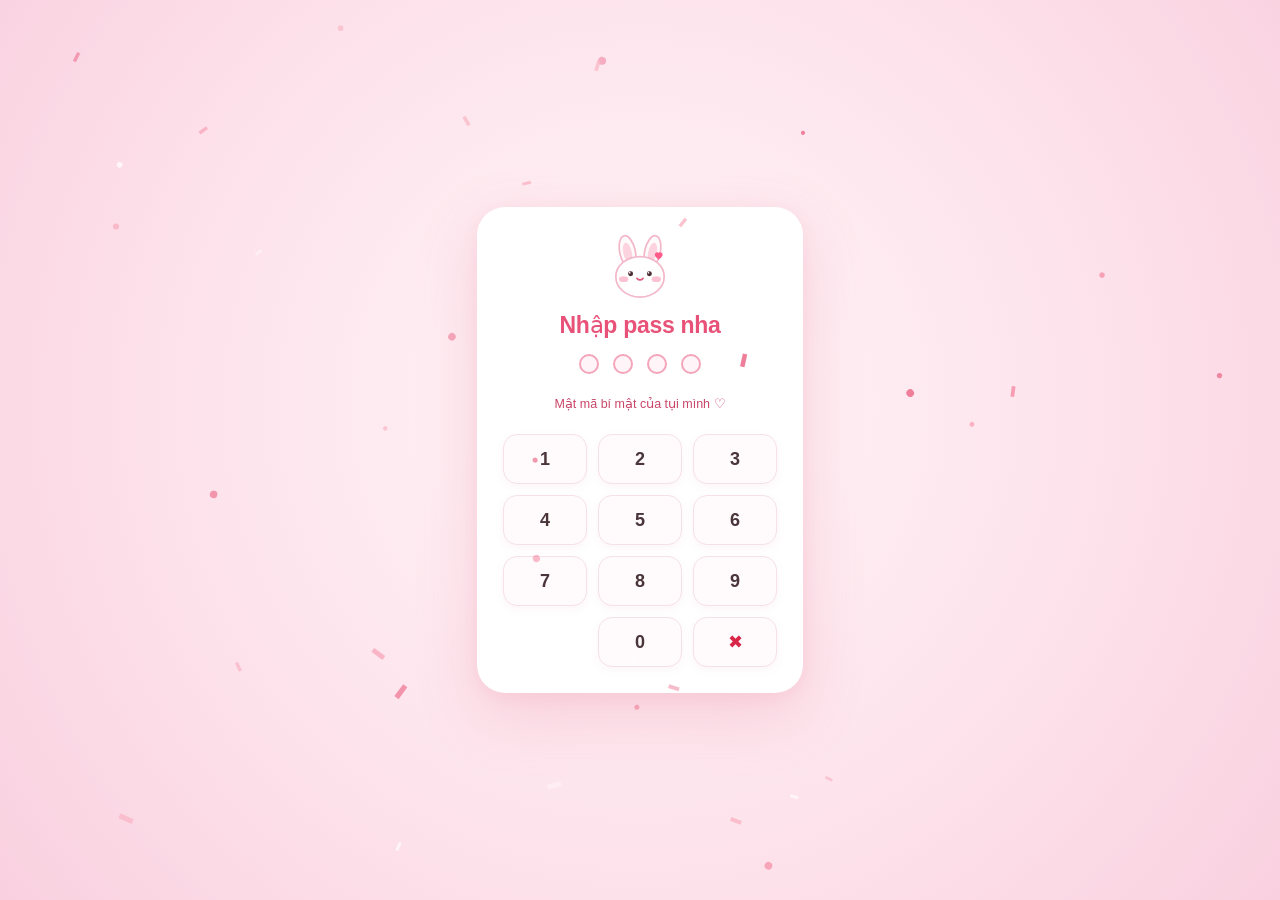
<file: index.html>
<!DOCTYPE html>
<html lang="vi">
<head>
  <meta charset="UTF-8">
  <meta name="viewport" content="width=device-width, initial-scale=1.0">
  <meta name="theme-color" content="#fff8fa">
  <meta name="description" content="Một bó hoa và tấm thiệp nhỏ, gửi những lời chúc dịu dàng nhân ngày Phụ nữ Việt Nam 20/10.">
  <title>Một bó hoa dành tặng em · 20/10</title>
  <link rel="stylesheet" href="./style.css">
  <script src="./script.js" defer></script>
  <script src="./card.js" defer></script>
  <script src="./album.js" defer></script>
  <script src="./music.js" defer></script>
  <script src="./passlock.js" defer></script>
</head>
<body>
  <main>
    <a class="garden-link" id="gardenLink" href="./garden.html">Ngắm vườn hoa <span aria-hidden="true">❀</span></a>
    <canvas id="ambientPetalsCanvas" aria-hidden="true"></canvas>
    <header class="greeting">
      <p class="occasion">Ngày Phụ nữ Việt Nam <span>20/10</span></p>
      <h1>Một bó hoa nhỏ,<br>gửi ngàn yêu thương.</h1>
      <p class="greeting-caption">Mong hôm nay của em thật dịu dàng.</p>
    </header>

    <div class="gift-layout">
      <section class="scene-column" aria-label="Hoa và những lời chúc 20/10">
        <div class="gift-visuals">
          <div class="bouquet-composition">
            <div id="bouquetStageWrapper" role="button" tabindex="0"
              aria-label="Bó hoa hồng. Nhấn Enter để nhận lời chúc; dùng phím mũi tên để chọn bông hoa."
              aria-describedby="bouquetHint">
              <canvas id="bouquetCanvas" aria-hidden="true"></canvas>
            </div>
            <button class="envelope-button" id="openCard" type="button" aria-haspopup="dialog" aria-controls="greetingCard" aria-expanded="false" hidden>
              <span class="envelope" aria-hidden="true"><span class="envelope-letter" id="envelopeRecipient">Gửi em</span><span class="envelope-seal">♡</span></span>
              <span class="envelope-caption">Có một tấm thiệp cho em</span>
              <span class="envelope-action">Mở thiệp</span>
            </button>
          </div>
        </div>

        <footer class="scene-footer">
          <p id="bouquetHint" class="bouquet-hint">Chạm một bông hoa để nhận lời chúc</p>
          <p id="roseWish" class="rose-wish" role="status" aria-live="polite" aria-atomic="true"></p>
          <button class="text-button" id="replayBloom" type="button">Cho hoa nở lại <span aria-hidden="true">↻</span></button>
        </footer>
      </section>

      <dialog id="greetingCard" class="card-dialog" aria-labelledby="cardTitle">
        <div class="letter-paper">
          <button class="close-button" id="closeCard" type="button" aria-label="Đóng thiệp">×</button>
          <div id="cardReading">
            <div class="letter-date" aria-label="Ngày 20 tháng 10"><span>20</span><span class="date-stem" aria-hidden="true"></span><span>10</span></div>
            <p class="letter-recipient">Gửi <span id="cardRecipient">em</span>,</p>
            <h2 id="cardTitle">Chúc em một ngày<br>thật nhiều yêu thương.</h2>
            <div class="letter-flower" aria-hidden="true">❀</div>
            <p id="cardMessage" class="letter-message"></p>
            <div class="letter-signoff"><p>Với thật nhiều thương mến,</p><p id="cardSender" class="letter-signature"></p></div>
            <div class="letter-fold" aria-hidden="true"></div>
            <div class="letter-actions">
              <button id="viewAlbum" class="text-button" type="button" aria-controls="memoryAlbum">Xem album kỷ niệm <span aria-hidden="true">♡</span></button>
              <button id="editCard" class="text-button" type="button">Viết lời chúc riêng <span aria-hidden="true">✎</span></button>
              <button id="copyShareLink" class="text-button share-link-button" type="button">Copy link gửi người yêu <span aria-hidden="true">🔗</span></button>
            </div>
            <div id="shareLinkBox" class="share-link-box" hidden>
              <label for="shareLinkOutput" class="share-link-label">Đường link gửi người yêu (mở trên điện thoại sẽ thấy đúng lời chúc của bạn):</label>
              <div class="share-link-row">
                <input id="shareLinkOutput" class="share-link-input" type="text" readonly>
                <button id="copyShareLinkBtn" class="primary-button share-copy-btn" type="button">Copy</button>
              </div>
            </div>
          </div>
          <form id="cardEditor" hidden>
            <p class="editor-intro">Một tấm thiệp mang lời của bạn.</p>
            <h2 id="editorTitle" class="editor-title">Viết chút yêu thương</h2>
            <label for="recipientInput">Gửi đến (Tên người yêu / cách gọi thân mật)</label>
            <input id="recipientInput" name="recipient" maxlength="60" placeholder="Ví dụ: Em yêu của anh" required autocomplete="off">
            <label for="titleInput">Tiêu đề thiệp</label>
            <textarea id="titleInput" name="title" rows="2" maxlength="120" placeholder="Ví dụ: Chúc em một ngày&#10;thật nhiều yêu thương." required></textarea>
            <label for="messageInput">Lời chúc 20/10</label>
            <textarea id="messageInput" name="message" rows="7" maxlength="1500" required></textarea>
            <label for="senderInput">Người gửi (Chữ ký)</label>
            <input id="senderInput" name="sender" maxlength="60" placeholder="Ví dụ: Anh yêu của em ♡" required autocomplete="off">
            <p class="editor-hint">Khi bấm <strong>Lưu &amp; Tạo link gửi</strong>, hệ thống sẽ tự tạo đường link chứa lời chúc này để bạn gửi qua Zalo/Messenger cho người yêu.</p>
            <div class="editor-actions">
              <button class="primary-button" type="submit">Lưu &amp; Tạo link gửi</button>
              <button class="text-button" id="cancelEdit" type="button">Hủy</button>
            </div>
          </form>
          <p id="cardStatus" class="card-status" role="status" aria-live="polite"></p>
        </div>
      </dialog>
    </div>
    <section id="memoryAlbum" class="memory-album" aria-labelledby="albumTitle" hidden>
      <header class="album-heading">
        <p class="album-note">Một chút kỷ niệm, dành riêng cho em</p>
        <h2 id="albumTitle">Những khoảnh khắc thương yêu</h2>
        <button id="toggleAlbum" class="text-button" type="button" aria-expanded="false" aria-controls="albumPhotos">Xòe album <span aria-hidden="true">♡</span></button>
        <button id="editAlbum" class="text-button" type="button" aria-expanded="false" aria-controls="albumPhotos">Thay ảnh <span aria-hidden="true">✎</span></button>
      </header>
      <p id="albumEditHint" class="album-edit-hint" hidden>Chọn ảnh từ thiết bị của bạn (tối đa 20 MB mỗi ảnh) hoặc sửa dòng chú thích bên dưới từng khung ảnh.</p>
      <p id="albumStatus" class="album-status" role="status" aria-live="polite" aria-atomic="true"></p>
      <div id="albumPhotos" class="album-photos">
        <figure class="portrait-card album-card">
          <div class="portrait-photo"><img src="[data-uri]" data-src="./assets/couple-1.jpg" alt="Ảnh kỷ niệm thứ nhất của hai đứa" width="682" height="1024" decoding="async" loading="lazy"></div>
          <figcaption><span class="portrait-dedication">Những khung hình bên em.</span><span class="portrait-date">Khoảnh khắc đáng yêu nhất</span></figcaption>
          <div class="photo-actions" hidden>
            <button class="text-button change-photo" type="button" aria-label="Đổi ảnh thứ nhất">Đổi ảnh</button>
            <button class="text-button reset-photo" type="button" aria-label="Khôi phục ảnh thứ nhất" disabled>Ảnh ban đầu</button>
            <input class="photo-input" type="file" accept="image/*" aria-label="Chọn ảnh thứ nhất" hidden>
            <div class="photo-caption-inputs">
              <input class="caption-line1-input" type="text" maxlength="60" placeholder="Dòng chú thích 1" aria-label="Dòng chú thích 1 ảnh thứ nhất">
              <input class="caption-line2-input" type="text" maxlength="60" placeholder="Dòng chú thích 2" aria-label="Dòng chú thích 2 ảnh thứ nhất">
            </div>
          </div>
        </figure>
        <figure class="portrait-card album-card">
          <div class="portrait-photo"><img src="[data-uri]" data-src="./assets/couple-2.jpg" alt="Ảnh kỷ niệm thứ hai của hai đứa" width="682" height="1024" decoding="async" loading="lazy"></div>
          <figcaption><span class="portrait-dedication">Chuyến bay hạnh phúc.</span><span class="portrait-date">Luôn đồng hành cùng nhau</span></figcaption>
          <div class="photo-actions" hidden>
            <button class="text-button change-photo" type="button" aria-label="Đổi ảnh thứ hai">Đổi ảnh</button>
            <button class="text-button reset-photo" type="button" aria-label="Khôi phục ảnh thứ hai" disabled>Ảnh ban đầu</button>
            <input class="photo-input" type="file" accept="image/*" aria-label="Chọn ảnh thứ hai" hidden>
            <div class="photo-caption-inputs">
              <input class="caption-line1-input" type="text" maxlength="60" placeholder="Dòng chú thích 1" aria-label="Dòng chú thích 1 ảnh thứ hai">
              <input class="caption-line2-input" type="text" maxlength="60" placeholder="Dòng chú thích 2" aria-label="Dòng chú thích 2 ảnh thứ hai">
            </div>
          </div>
        </figure>
        <figure class="portrait-card album-card">
          <div class="portrait-photo"><img src="[data-uri]" data-src="./assets/couple-3.jpg" alt="Ảnh kỷ niệm thứ ba của hai đứa" width="768" height="1024" decoding="async" loading="lazy"></div>
          <figcaption><span class="portrait-dedication">Cái ôm thật ấm áp.</span><span class="portrait-date">Giữa thế giới dịu dàng</span></figcaption>
          <div class="photo-actions" hidden>
            <button class="text-button change-photo" type="button" aria-label="Đổi ảnh thứ ba">Đổi ảnh</button>
            <button class="text-button reset-photo" type="button" aria-label="Khôi phục ảnh thứ ba" disabled>Ảnh ban đầu</button>
            <input class="photo-input" type="file" accept="image/*" aria-label="Chọn ảnh thứ ba" hidden>
            <div class="photo-caption-inputs">
              <input class="caption-line1-input" type="text" maxlength="60" placeholder="Dòng chú thích 1" aria-label="Dòng chú thích 1 ảnh thứ ba">
              <input class="caption-line2-input" type="text" maxlength="60" placeholder="Dòng chú thích 2" aria-label="Dòng chú thích 2 ảnh thứ ba">
            </div>
          </div>
        </figure>
        <figure class="portrait-card album-card">
          <div class="portrait-photo"><img src="[data-uri]" data-src="./assets/couple-4.jpg" alt="Ảnh kỷ niệm thứ tư của hai đứa" width="768" height="1024" decoding="async" loading="lazy"></div>
          <figcaption><span class="portrait-dedication">Mong em luôn rạng rỡ.</span><span class="portrait-date">Hôm nay và cả mai sau</span></figcaption>
          <div class="photo-actions" hidden>
            <button class="text-button change-photo" type="button" aria-label="Đổi ảnh thứ tư">Đổi ảnh</button>
            <button class="text-button reset-photo" type="button" aria-label="Khôi phục ảnh thứ tư" disabled>Ảnh ban đầu</button>
            <input class="photo-input" type="file" accept="image/*" aria-label="Chọn ảnh thứ tư" hidden>
            <div class="photo-caption-inputs">
              <input class="caption-line1-input" type="text" maxlength="60" placeholder="Dòng chú thích 1" aria-label="Dòng chú thích 1 ảnh thứ tư">
              <input class="caption-line2-input" type="text" maxlength="60" placeholder="Dòng chú thích 2" aria-label="Dòng chú thích 2 ảnh thứ tư">
            </div>
          </div>
        </figure>
      </div>
      <p class="album-footnote">Có những điều nhỏ, nhớ lại vẫn thấy vui.</p>
    </section>
    <noscript><p class="noscript-message">Bật JavaScript để ngắm hoa nở và mở thiệp 20/10 nhé.</p></noscript>
  </main>
</body>
</html>
</file>
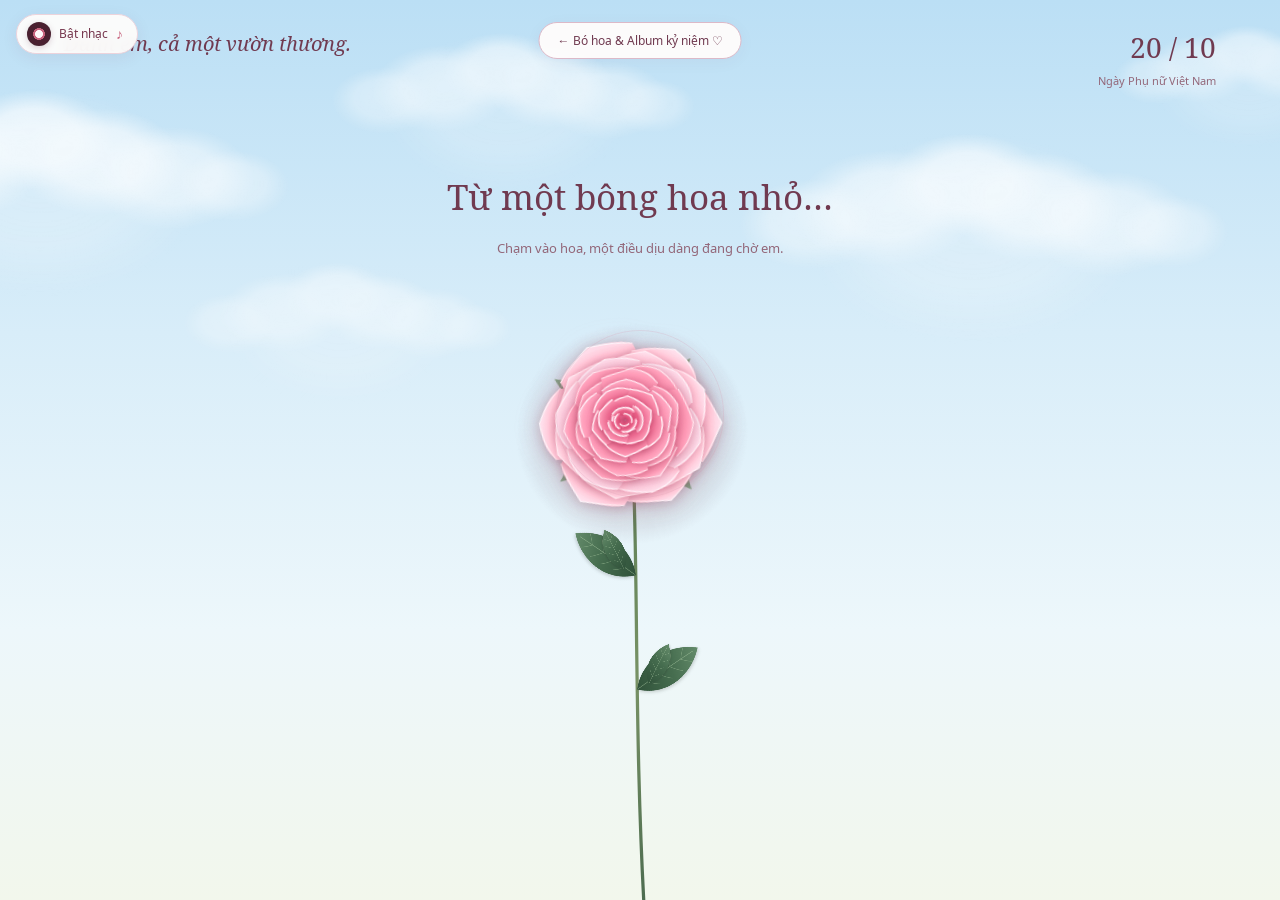
<file: garden.html>
<!DOCTYPE html>
<html lang="vi">
<head>
  <meta charset="UTF-8">
  <meta name="viewport" content="width=device-width, initial-scale=1.0">
  <meta name="theme-color" content="#bbdff5">
  <meta name="description" content="Chạm một bông hoa, đánh thức cả khu vườn và nhận một lời chúc dịu dàng ngày 20/10.">
  <title>Cả một vườn thương · 20/10</title>
  <link rel="preload" href="./assets/fonts/noto-serif-regular.woff2" as="font" type="font/woff2" crossorigin>
  <link rel="preload" href="./assets/fonts/noto-sans-regular.woff2" as="font" type="font/woff2" crossorigin>
  <style>
    @font-face {
      font-family: "Noto Serif";
      src: url("./assets/fonts/noto-serif-regular.woff2") format("woff2");
      font-style: normal; font-weight: 400; font-display: swap;
    }
    @font-face {
      font-family: "Noto Serif";
      src: url("./assets/fonts/noto-serif-italic.woff2") format("woff2");
      font-style: italic; font-weight: 400; font-display: swap;
    }
    @font-face {
      font-family: "Noto Sans";
      src: url("./assets/fonts/noto-sans-regular.woff2") format("woff2");
      font-style: normal; font-weight: 400; font-display: swap;
    }
    :root {
      color-scheme: light;
      --sky: #bbdff5;
      --ink: #703a50;
      --muted: #936779;
      --rose: #c66388;
      --leaf: #6c8b71;
      --paper: #fffdfc;
      --font-letter: "Noto Serif", serif;
      font-family: "Noto Sans", sans-serif;
      color: var(--ink);
      font-synthesis: none;
    }
    * { box-sizing: border-box; }
    [hidden] { display: none !important; }
    html, body { margin: 0; min-width: 280px; min-height: 100%; }
    body { background: var(--sky); -webkit-tap-highlight-color: transparent; }
    button { font: inherit; color: inherit; cursor: pointer; touch-action: manipulation; }
    button:focus-visible, input:focus-visible, textarea:focus-visible { outline: 2px solid var(--ink); outline-offset: 4px; }
    .garden {
      position: relative; min-height: 560px; height: 100svh; overflow: hidden;
      isolation: isolate;
      background: linear-gradient(180deg, #bbdff5 0%, #d8edf9 37%, #edf7fb 70%, #f2f7ec 100%);
    }
    .garden::after {
      content: ""; position: absolute; inset: 0; z-index: -2; pointer-events: none;
      background: radial-gradient(ellipse at 50% 110%, #d7e8caaa, transparent 58%);
      opacity: 0; transition: opacity 4s;
    }
    .garden.is-growing::after { opacity: 1; }
    .page-header {
      position: absolute; top: max(28px, env(safe-area-inset-top));
      left: clamp(24px, 5vw, 76px); right: clamp(24px, 5vw, 76px);
      display: flex; align-items: start; justify-content: space-between; gap: 24px;
      pointer-events: none;
    }
    .dedication { margin: 0; font: italic 20px/1.6 var(--font-letter); }
    .date { margin: 0; text-align: right; font-size: 11px; line-height: 1.7; color: var(--muted); }
    .date span { display: block; font: 28px/1.4 var(--font-letter); color: var(--ink); margin-bottom: 5px; }
    #flowers { position: absolute; inset: 0; z-index: -1; width: 100%; height: 100%; }
    .flower-button {
      position: absolute; left: 50%; top: 46%; transform: translate(-50%, -50%);
      width: 184px; height: 184px; border: 0; border-radius: 50%; background: transparent;
    }
    .flower-button::after {
      content: ""; position: absolute; inset: 8px; border: 1px solid #d69ab23b; border-radius: 50%;
      transition: transform .5s, border-color .5s;
    }
    .flower-button:hover::after { transform: scale(1.13); border-color: #c6638888; }
    .intro {
      position: absolute; left: 24px; right: 24px; top: 19%; text-align: center;
      transition: opacity .65s, transform .65s; pointer-events: none;
    }
    h1 { margin: 0; font: 400 clamp(25px, 3vw, 35px)/1.5 var(--font-letter); }
    .intro p { margin: 13px 0 0; font-size: 13px; line-height: 1.7; color: var(--muted); }
    .is-growing .intro { opacity: 0; transform: translateY(12px); }
    .progress {
      position: absolute; bottom: 36px; left: 20px; right: 20px; margin: 0;
      text-align: center; font: italic 17px/1.7 var(--font-letter);
      opacity: 0; transition: opacity .6s; pointer-events: none;
      text-shadow: 0 1px 12px #fff, 0 1px 8px #fff;
    }
    .is-growing:not(.is-ready) .progress { opacity: 1; }
    .garden-actions {
      position: absolute; bottom: max(24px, env(safe-area-inset-bottom)); left: 0; right: 0;
      display: flex; justify-content: center; flex-wrap: wrap; gap: 12px; padding: 0 16px;
    }
    .garden-actions button {
      border: 1px solid #dcb9c8; background: #fffdfcf2; border-radius: 30px;
      padding: 12px 20px; font-size: 12px; box-shadow: 0 3px 16px #76364d0c;
    }
    .garden-actions button:hover, .garden-actions a:hover, .back-to-bouquet:hover { background: #fae7ef; }
    .back-to-bouquet {
      position: absolute; top: max(22px, env(safe-area-inset-top)); left: 50%; transform: translateX(-50%);
      z-index: 4; display: inline-flex; align-items: center; gap: 6px;
      border: 1px solid #dcb9c8; background: #fffdfcf2; border-radius: 30px;
      padding: 9px 18px; font-size: 12px; color: var(--ink); text-decoration: none;
      box-shadow: 0 3px 16px #76364d0c;
    }
    .garden-actions a {
      border: 1px solid #dcb9c8; background: #fffdfcf2; border-radius: 30px;
      padding: 12px 20px; font-size: 12px; color: var(--ink); text-decoration: none;
      box-shadow: 0 3px 16px #76364d0c;
    }
    .letter-actions a.view-garden { color: var(--ink); text-decoration: none; }
    dialog {
      width: min(480px, calc(100% - 36px)); max-height: calc(100svh - 36px);
      padding: 0; border: 0; overflow: auto; background: var(--paper); color: var(--ink);
      box-shadow: 0 24px 100px #69394d24, 0 2px 10px #69394d12;
      scrollbar-width: none;
      -ms-overflow-style: none;
    }
    dialog::-webkit-scrollbar { display: none; }
    dialog::backdrop { background: #eaf5fc3d; backdrop-filter: blur(3px); }
    dialog[open] { animation: unfold 1s cubic-bezier(.2,.8,.2,1) both; }
    .letter { position: relative; padding: 38px 42px 28px; text-align: center; }
    .letter::before { content: ""; position: absolute; inset: 10px; border: 1px solid #eed6e1; pointer-events: none; }
    .close-card { position: absolute; top: 15px; right: 16px; width: 34px; height: 34px; border: 0; background: transparent; font-size: 25px; }
    .letter-date { margin: 2px 0 20px; font: 24px/1.4 var(--font-letter); color: var(--rose); }
    .letter-date span { display: inline-block; width: 1px; height: 27px; background: #d9aec1; transform: rotate(24deg); margin: 0 15px -5px; }
    .letter-sprig { display: block; margin: 0 auto 17px; width: 75px; height: 55px; }
    .recipient { font: italic 17px/1.7 var(--font-letter); margin: 0 0 13px; }
    h2 { font: 400 clamp(26px, 5vw, 32px)/1.5 var(--font-letter); margin: 0 0 24px; text-wrap: balance; }
    .message { font-size: 14px; line-height: 1.95; margin: 0 0 15px; text-wrap: pretty; }
    .signature { margin: 24px 0; font: italic 17px/1.8 var(--font-letter); }
    .recipient, h2, .message, .signature { overflow-wrap: anywhere; }
    h2, .message, .signature { white-space: pre-wrap; }
    .letter-actions { display: flex; flex-wrap: wrap; justify-content: center; gap: 12px 20px; }
    .view-garden { position: relative; border: 0; border-bottom: 1px solid #cba1b2; padding: 7px 2px; background: transparent; font-size: 12px; }
    .card-editor { text-align: left; }
    .card-editor h2 { text-align: center; margin-bottom: 20px; font-size: 25px; }
    .card-editor label { display: block; margin: 16px 0 7px; font-size: 13px; }
    .card-editor input, .card-editor textarea {
      display: block; width: 100%; min-width: 0; padding: 10px 12px;
      border: 1px solid #dcb9c8; border-radius: 4px; background: #fff9fb;
      color: var(--ink); font: 16px/1.6 "Noto Sans", sans-serif;
    }
    .card-editor textarea { resize: vertical; }
    .editor-hint, .card-status { color: var(--muted); font-size: 12px; line-height: 1.7; }
    .card-status { margin: 0; }
    .card-status:not(:empty) { margin-top: 16px; }
    .editor-actions { display: flex; align-items: center; flex-wrap: wrap; gap: 20px; margin-top: 20px; }
    .save-card { border: 1px solid var(--ink); border-radius: 24px; padding: 11px 18px; background: var(--ink); color: var(--paper); font-size: 13px; }
    .noscript { position: absolute; top: 30%; left: 20px; right: 20px; text-align: center; line-height: 1.8; }
    @keyframes unfold { from { opacity: 0; transform: translateY(35px) rotate(-2deg) scale(.94); } to { opacity: 1; transform: none; } }
    @media (max-width: 600px) {
      .dedication { font-size: 18px; max-width: 150px; }
      .date { max-width: 130px; font-size: 10px; }
      .date span { font-size: 25px; }
      .letter { padding: 35px 26px 25px; }
      .intro { top: 18%; }
      h1 { font-size: clamp(23px, 5.8vw, 28px); }
    }
    @media (max-height: 600px) and (min-width: 600px) {
      .garden { min-height: 360px; }
      .intro { top: 38%; right: auto; width: 30%; text-align: left; }
      h1 { font-size: 24px; }
      .intro p { margin-top: 6px; }
      .page-header { top: 20px; }
    }
    @media (prefers-reduced-motion: reduce) {
      *, *::before, *::after { animation: none !important; transition: none !important; }
    }
  </style>
</head>
<body>
  <main class="garden" id="garden">
    <a class="back-to-bouquet" href="./index.html?from=garden">← Bó hoa &amp; Album kỷ niệm ♡</a>
    <header class="page-header">
      <p class="dedication">Dành em, cả một vườn thương.</p>
      <p class="date"><span>20 / 10</span>Ngày Phụ nữ Việt Nam</p>
    </header>
    <canvas id="flowers" aria-hidden="true"></canvas>
    <button class="flower-button" id="bloom" type="button" aria-label="Chạm để cả vườn hoa nở" aria-describedby="introHint"></button>
    <div class="intro" id="intro">
      <h1>Từ một bông hoa nhỏ…</h1>
      <p id="introHint">Chạm vào hoa, một điều dịu dàng đang chờ em.</p>
    </div>
    <p class="progress" id="status" role="status" aria-live="polite" aria-atomic="true"></p>
    <nav class="garden-actions" id="actions" aria-label="Vườn hoa và thiệp" hidden>
      <button id="readCard" type="button" aria-haspopup="dialog" aria-controls="wishCard">Đọc lại thiệp</button>
      <button id="replay" type="button">Cho hoa nở lại</button>
      <a href="./index.html?from=garden">← Bó hoa &amp; Album ảnh ♡</a>
    </nav>
    <dialog id="wishCard" aria-labelledby="cardTitle">
      <article class="letter">
        <button class="close-card" id="closeCard" type="button" aria-label="Đóng thiệp">×</button>
        <p class="letter-date">20<span aria-hidden="true"></span>10</p>
        <svg class="letter-sprig" viewBox="0 0 90 64" fill="none" aria-hidden="true">
          <path d="M45 59 Q41 40 46 21 M44 49 Q25 47 23 35 Q39 33 44 49 M44 40 Q60 39 65 28 Q51 28 44 40" stroke="#78947a" stroke-width="1.2" fill="#dfe9d9"/>
          <g fill="#ecc1d2" stroke="#c9789a" stroke-width=".6">
            <ellipse cx="39" cy="17" rx="8" ry="12" transform="rotate(-40 39 17)"/>
            <ellipse cx="52" cy="17" rx="8" ry="12" transform="rotate(40 52 17)"/>
            <ellipse cx="45" cy="15" rx="8" ry="12"/>
            <path d="M30 19 Q44 17 45 30 Q33 32 30 19 M60 19 Q46 17 45 30 Q58 32 60 19"/>
          </g>
        </svg>
        <div id="cardReading">
          <p class="recipient">Gửi <span id="cardRecipient">em yêu</span>,</p>
          <h2 id="cardTitle">Mong những điều đẹp đẽ<br>luôn nở bên em.</h2>
          <div id="cardMessage">
            <p class="message">Một bông hoa có thể làm một ngày thêm đẹp.<br>Còn em, làm thế giới này dịu dàng hơn.</p>
            <p class="message">Nhân ngày 20/10, chúc em luôn được yêu thương, trân trọng và có thật nhiều niềm vui. Mong em đủ bình yên để tận hưởng những điều nhỏ bé, đủ tự tin để theo đuổi những điều mình yêu.</p>
            <p class="message">Hôm nay và cả những ngày sau,<br>hãy cứ rạng rỡ theo cách của riêng mình nhé.</p>
          </div>
          <p class="signature" id="cardSignature">Gửi em thật nhiều thương mến ♡</p>
          <div class="letter-actions">
            <button class="view-garden" id="viewGarden" type="button" autofocus>Ngắm vườn hoa</button>
            <a class="view-garden" href="./index.html?from=garden">Xem Bó hoa &amp; Album kỷ niệm ♡</a>
            <button class="view-garden" id="editCard" type="button">Viết lời chúc riêng</button>
          </div>
        </div>
        <form class="card-editor" id="cardEditor" hidden>
          <h2 id="editorTitle">Viết chút yêu thương</h2>
          <label for="recipientInput">Gửi đến</label>
          <input id="recipientInput" name="recipient" maxlength="60" required autocomplete="off">
          <label for="titleInput">Tiêu đề thiệp</label>
          <textarea id="titleInput" name="title" rows="2" maxlength="160" required></textarea>
          <label for="messageInput">Lời chúc 20/10</label>
          <textarea id="messageInput" name="message" rows="7" maxlength="3000" required></textarea>
          <label for="signatureInput">Chữ ký</label>
          <input id="signatureInput" name="signature" maxlength="120" required autocomplete="off">
          <p class="editor-hint">Lời chúc được lưu trên trình duyệt này. Cách một dòng để bắt đầu đoạn mới.</p>
          <div class="editor-actions">
            <button class="save-card" type="submit">Lưu lời chúc</button>
            <button class="view-garden" id="cancelEdit" type="button">Hủy</button>
          </div>
        </form>
        <p class="card-status" id="cardStatus" role="status" aria-live="polite"></p>
      </article>
    </dialog>
    <noscript><p class="noscript">Bật JavaScript để chạm vào hoa và mở thiệp nhé.<br>Chúc bạn ngày 20/10 bình an, rạng rỡ và tràn đầy yêu thương!</p></noscript>
  </main>
  <script src="./garden-botany.js"></script>
  <script src="./garden-card.js"></script>
  <script src="./music.js"></script>
  <script>
    (() => {
      'use strict';
      const garden = document.getElementById('garden');
      const canvas = document.getElementById('flowers');
      const ctx = canvas.getContext('2d');
      const bloomButton = document.getElementById('bloom');
      const card = document.getElementById('wishCard');
      const actions = document.getElementById('actions');
      const status = document.getElementById('status');
      const motion = matchMedia('(prefers-reduced-motion: reduce)');
      const TAU = Math.PI * 2;
      const clamp = n => Math.max(0, Math.min(1, n));
      const ease = n => 1 - Math.pow(1 - clamp(n), 3);
      let seed = 2010;
      const random = () => { seed = seed * 16807 % 2147483647; return (seed - 1) / 2147483646; };
      const { createRealisticRoseSprite, createRoseBudSprite, drawBotanicalLeaf } = window.GardenBotany;
      const paletteKeys = ['sweetBlush', 'pastelPink', 'creamPeach', 'pearlVintage', 'berryRomance', 'paleGreen', 'skyBlue', 'pearlWhite'];
      // Bake the soft focus and bloom into the sprites once, keeping the live scene light.
      function softenPetals(source, logicalSize, radius) {
        const image = document.createElement('canvas');
        image.width = source.width; image.height = source.height;
        const c = image.getContext('2d');
        const pixelRatio = source.width / logicalSize;
        c.globalAlpha = .3;
        c.filter = `blur(${radius * .13 * pixelRatio}px) brightness(1.35)`;
        c.drawImage(source, 0, 0);
        c.globalAlpha = 1;
        c.filter = `blur(${radius * .009 * pixelRatio}px) brightness(1.06)`;
        c.drawImage(source, 0, 0);
        return image;
      }
      // Use the same layered roses as index.html, cached at the sizes used in this scene.
      // Fully open flowers need only one draw instead of repainting every petal each frame.
      function prepareRose(config) {
        const rose = createRealisticRoseSprite(config);
        rose.whorlCanvases = rose.whorlCanvases.map(layer => softenPetals(layer, rose.logicalSize, rose.radius));
        const openCanvas = document.createElement('canvas');
        openCanvas.width = rose.baseCanvas.width;
        openCanvas.height = rose.baseCanvas.height;
        const c = openCanvas.getContext('2d');
        c.drawImage(rose.baseCanvas, 0, 0);
        rose.whorlCanvases.forEach(layer => c.drawImage(layer, 0, 0));
        return { ...rose, openCanvas };
      }
      const sprites = paletteKeys.flatMap((paletteKey, i) => ['garden', 'classic', 'peony'].map((variety, j) => prepareRose({
        radius: 46, paletteKey, variety, seed: 2010 + i * 107 + j * 41,
        tiltX: (j - 1) * .65, tiltY: -.2 + (i % 5) * .08, hasDewdrop: j === 0
      })));
      const heroSprite = prepareRose({ radius: 86, paletteKey: 'sweetBlush', variety: 'garden', tiltX: -.22, tiltY: -.3, seed: 2010, hasDewdrop: true });
      const budSprites = paletteKeys.map(paletteKey => {
        const bud = createRoseBudSprite({ paletteKey });
        return { ...bud, canvas: softenPetals(bud.canvas, bud.logicalSize, bud.radius) };
      });
      const leafCanvas = document.createElement('canvas');
      leafCanvas.width = 300; leafCanvas.height = 200;
      const leafContext = leafCanvas.getContext('2d');
      leafContext.scale(2, 2);
      drawBotanicalLeaf(leafContext, 20, 50, 0, 100, 31);
      // Soft cloud puffs are painted once, then drift behind the flowers.
      const cloudCanvas = document.createElement('canvas');
      cloudCanvas.width = 720; cloudCanvas.height = 360;
      const cloudContext = cloudCanvas.getContext('2d');
      const cloudPuffs = [
        [125, 164, 92, .52], [225, 143, 119, .67], [333, 112, 104, .81],
        [420, 141, 111, .75], [519, 163, 108, .61], [600, 174, 75, .43],
        [340, 183, 219, .3]
      ];
      cloudPuffs.forEach(([x, y, radius, opacity]) => {
        cloudContext.save(); cloudContext.translate(x, y); cloudContext.scale(1, .64);
        const puff = cloudContext.createRadialGradient(0, -radius * .12, radius * .16, 0, 0, radius);
        puff.addColorStop(0, `rgba(255,255,255,${opacity})`);
        puff.addColorStop(.48, `rgba(255,255,255,${opacity * .87})`);
        puff.addColorStop(.8, `rgba(255,255,255,${opacity * .3})`);
        puff.addColorStop(1, 'rgba(255,255,255,0)');
        cloudContext.fillStyle = puff; cloudContext.beginPath(); cloudContext.arc(0, 0, radius, 0, TAU); cloudContext.fill();
        cloudContext.restore();
      });
      const clouds = [
        { x: .04, y: .17, size: .42, opacity: .82, speed: 2.7 },
        { x: .4, y: .09, size: .32, opacity: .67, speed: 3.8 },
        { x: .77, y: .22, size: .43, opacity: .78, speed: 2.2 },
        { x: .27, y: .34, size: .29, opacity: .52, speed: 4.1 },
        { x: .98, y: .07, size: .25, opacity: .59, speed: 3.1 }
      ];
      const whorlDelays = [0, .12, .24, .34];
      const closedScales = [.44, .36, .28, .38];
      const twistAngles = [.52, -.78, 1.05, -1.35];
      const flowers = [];
      // Distant flowers are smaller and paler; foreground flowers grow taller and fuller.
      for (let row = 0; row < 5; row++) {
        const count = 24 + row * 2;
        for (let i = 0; i < count; i++) {
          const x = (i + random()) / count;
          flowers.push({
            x, y: .49 + row * .092 + (random() - .5) * .22, depth: row,
            radius: 17 + row * 5 + random() * 15,
            stem: .18 + random() * .22,
            bend: (random() - .5) * 65,
            phase: random() * TAU, rotation: (random() - .5) * .9,
            sprite: Math.floor(random() * sprites.length),
            delay: .3 + Math.abs(x - .5) * 4.2 + row * .36 + random() * .9,
            alpha: .6 + row * .1, tilt: .8 + random() * .2,
            offsetX: 0, offsetY: 0, hover: 0
          });
        }
      }
      // Keep some flowers as closed buds, scattered through all five depth layers.
      for (let i = 0; i < 20; i++) {
        const row = Math.floor(i / 4);
        flowers.push({
          x: (i % 4 + .25 + random() * .5) / 4,
          y: .45 + row * .087 + (random() - .5) * .065,
          depth: row, radius: 13 + row * 2.5 + random() * 4,
          stem: .2 + random() * .15, bend: (random() - .5) * 45,
          phase: random() * TAU, rotation: (random() - .5) * .5,
          bud: true, sprite: i * 3 % budSprites.length,
          delay: .6 + random() * 2.4 + row * .4,
          alpha: .75 + row * .06, tilt: 1,
          offsetX: 0, offsetY: 0, hover: 0
        });
      }
      flowers.sort((a, b) => a.depth - b.depth);
      const petals = Array.from({ length: 18 }, () => ({ x: random(), y: random(), phase: random() * TAU, size: 3 + random() * 4, speed: 9 + random() * 12 }));
      const hero = { x: .5, y: .46, radius: 76, stem: .25, bend: 5, phase: 0, rotation: -.15, tilt: .95, offsetX: 0, offsetY: 0, hover: 0 };
      const pointer = { x: -1000, y: -1000 };
      let width = 0, height = 0, scale = 1, frame = 0, lastFrame = 0;
      let sceneTime = 0;
      let state = 'idle', started = 0, pausedAt = 0;

      function leaf(x, y, direction, size, flutter) {
        ctx.save(); ctx.translate(x, y); ctx.scale(direction, 1); ctx.rotate(-.58 + flutter);
        ctx.drawImage(leafCanvas, -size * .2, -size * .5, size * 1.5, size);
        ctx.restore();
      }

      function drawFlower(f, growth, time, smoothing, isHero = false) {
        if (growth <= 0) return;
        const p = ease(growth);
        const x = f.x * width;
        const targetY = f.y * height;
        const root = Math.max(height * 1.04, targetY + f.stem * height);
        const y = root - (root - targetY) * p;
        // A traveling breeze bends taller stems more, with a small individual flutter.
        const wind = motion.matches ? 0 : Math.sin(time * .00125 + f.x * 4.5) * .72 + Math.sin(time * .002 + f.phase) * .28;
        const lean = wind * (isHero ? .06 : .048);
        const sway = Math.sin(lean) * (root - y) * p;
        const r = f.radius * scale;
        const dx = x - pointer.x, dy = y - pointer.y;
        const distance = Math.hypot(dx, dy);
        const proximity = !motion.matches && !card.open ? clamp(1 - distance / (r * 2.3)) : 0;
        f.offsetX += ((dx / (distance || 1)) * proximity * r * .13 - f.offsetX) * smoothing;
        f.offsetY += ((dy / (distance || 1)) * proximity * r * .08 - f.offsetY) * smoothing;
        f.hover += (proximity - f.hover) * smoothing;
        const headX = x + sway + f.offsetX;
        const headY = y + (1 - Math.cos(lean)) * (root - y) + f.offsetY;
        const baseX = x + f.bend * scale;
        const controlX1 = x - f.bend * scale + sway * .15;
        const controlY1 = root - (root - headY) * .4;
        const controlX2 = headX + 8 * scale + sway * .12;
        const controlY2 = headY + (root - headY) * .22;
        ctx.save(); ctx.globalAlpha = isHero ? 1 : Math.min(1, f.alpha) * clamp(growth * 3);
        const stemColor = ctx.createLinearGradient(baseX - 2, root, headX + 2, headY);
        stemColor.addColorStop(0, '#46664c'); stemColor.addColorStop(.5, '#789265'); stemColor.addColorStop(1, '#587b53');
        ctx.strokeStyle = stemColor;
        ctx.lineWidth = isHero ? 2.8 * scale : Math.max(1, r * .05);
        ctx.lineCap = 'round';
        ctx.beginPath(); ctx.moveTo(baseX, root);
        ctx.bezierCurveTo(controlX1, controlY1, controlX2, controlY2, headX, headY);
        ctx.stroke();
        if (growth > .15) {
          // Attach each leaf to the actual curved stem so the whole plant moves together.
          (isHero ? [.42, .64] : [.38, .64]).forEach((t, i) => {
            const u = 1 - t;
            const lx = u ** 3 * baseX + 3 * u * u * t * controlX1 + 3 * u * t * t * controlX2 + t ** 3 * headX;
            const ly = u ** 3 * root + 3 * u * u * t * controlY1 + 3 * u * t * t * controlY2 + t ** 3 * headY;
            const length = r * (isHero ? .85 : .95) * p;
            leaf(lx, ly, i ? -1 : 1, length, wind * .085);
            if (isHero) leaf(lx + (i ? -10 : 10) * scale, ly - 5 * scale, i ? -1 : 1, length * .6, -.5 + wind * .09);
          });
        }
        ctx.translate(headX, headY);
        ctx.rotate(f.rotation + wind * .095 + f.offsetX * .003);
        const breath = motion.matches ? 1 : 1 + Math.sin(time * .0014 + f.phase) * .008;
        ctx.scale(breath * (1 + f.hover * .04), f.tilt * breath * (1 + f.hover * .04));
        if (f.bud) {
          const bud = budSprites[f.sprite];
          const size = bud.logicalSize * r / bud.radius;
          ctx.scale(.4 + p * .6, .4 + p * .6);
          ctx.drawImage(bud.canvas, -size / 2, -size / 2, size, size);
          ctx.restore();
          return;
        }
        const rose = isHero ? heroSprite : sprites[f.sprite];
        const size = rose.logicalSize * r / rose.radius;
        if (growth >= 1) {
          ctx.drawImage(rose.openCanvas, -size / 2, -size / 2, size, size);
        } else {
          ctx.save(); ctx.scale(.5 + p * .5, .5 + p * .5);
          ctx.drawImage(rose.baseCanvas, -size / 2, -size / 2, size, size); ctx.restore();
          rose.whorlCanvases.forEach((layer, i) => {
            const open = ease((growth - whorlDelays[i]) / (1 - whorlDelays[i]));
            const unfurl = closedScales[i] + (1 - closedScales[i]) * open;
            ctx.save(); ctx.rotate((1 - open) * twistAngles[i]);
            ctx.scale(unfurl, unfurl * (.78 + open * .22));
            ctx.drawImage(layer, -size / 2, -size / 2, size, size); ctx.restore();
          });
        }
        ctx.restore();
      }

      function drawPetals(elapsed, time) {
        ctx.save();
        petals.forEach(petal => {
          const x = ((petal.x * width + time * .009 + Math.sin(time * .0006 + petal.phase) * 35) % (width + 60)) - 30;
          const y = ((petal.y * height + time * petal.speed * .001) % (height + 60)) - 30;
          ctx.save(); ctx.globalAlpha = Math.min(elapsed / 3, 1) * .55;
          ctx.translate(x, y); ctx.rotate(petal.phase + time * .0007);
          ctx.scale(.55 + Math.abs(Math.sin(time * .001 + petal.phase)) * .45, 1);
          const color = ctx.createLinearGradient(0, -petal.size, 0, petal.size);
          color.addColorStop(0, '#fff3f7'); color.addColorStop(1, '#d887a6'); ctx.fillStyle = color;
          ctx.beginPath(); ctx.moveTo(0, -petal.size);
          ctx.bezierCurveTo(petal.size * 1.3, -petal.size, petal.size * .8, petal.size * .8, 0, petal.size);
          ctx.bezierCurveTo(-petal.size, petal.size * .2, -petal.size * .6, -petal.size * .9, 0, -petal.size);
          ctx.fill(); ctx.restore();
        });
        ctx.restore();
      }

      function drawClouds(time) {
        ctx.save();
        clouds.forEach(cloud => {
          const cloudWidth = Math.max(240, width * cloud.size);
          const travel = width + cloudWidth * 2;
          const x = ((cloud.x * width + time * cloud.speed * .001 + cloudWidth) % travel) - cloudWidth;
          const y = height * cloud.y;
          ctx.globalAlpha = cloud.opacity;
          ctx.drawImage(cloudCanvas, x - cloudWidth * .5, y - cloudWidth * .18, cloudWidth, cloudWidth * cloudCanvas.height / cloudCanvas.width);
        });
        ctx.restore();
      }

      function openCard() {
        if (!card.open) card.showModal();
      }
      function finish() {
        state = 'ready'; garden.classList.add('is-ready'); actions.hidden = false;
        status.textContent = 'Cả vườn hoa đã nở. Một tấm thiệp dành tặng em.';
        openCard();
      }
      function draw(time) {
        frame = 0;
        const delta = lastFrame ? Math.min(50, time - lastFrame) : 16.67;
        lastFrame = time;
        if (!motion.matches) sceneTime += delta;
        const smoothing = motion.matches ? 1 : 1 - Math.exp(-delta / 140);
        ctx.clearRect(0, 0, width, height);
        drawClouds(sceneTime);
        const elapsed = state === 'idle' ? 0 : (time - started) / 1000;
        const instant = motion.matches && state !== 'idle';
        if (state !== 'idle') {
          flowers.forEach(f => drawFlower(f, state === 'ready' || instant ? 1 : clamp((elapsed - f.delay) / 1.9), sceneTime, smoothing));
        }
        drawFlower(hero, state === 'idle' ? .72 : state === 'ready' || instant ? 1 : .72 + .28 * clamp(elapsed / 1.8), sceneTime, smoothing, true);
        if (state !== 'idle' && !motion.matches) drawPetals(elapsed, sceneTime);
        if (state === 'growing' && (instant || elapsed >= 6.8)) finish();
        if (!motion.matches && !document.hidden) frame = requestAnimationFrame(draw);
      }
      function render() {
        cancelAnimationFrame(frame);
        if (!document.hidden) frame = requestAnimationFrame(draw);
      }
      garden.addEventListener('pointermove', event => {
        if (event.pointerType !== 'mouse' || motion.matches) return;
        const rect = garden.getBoundingClientRect();
        pointer.x = event.clientX - rect.left; pointer.y = event.clientY - rect.top;
      });
      garden.addEventListener('pointerleave', () => { pointer.x = pointer.y = -1000; });
      function resize() {
        const rect = garden.getBoundingClientRect();
        width = rect.width; height = rect.height;
        scale = Math.min(1.22, Math.max(.68, width / 1100));
        const dpr = Math.min(devicePixelRatio || 1, 2);
        canvas.width = Math.round(width * dpr); canvas.height = Math.round(height * dpr);
        ctx.setTransform(dpr, 0, 0, dpr, 0, 0); render();
      }
      function start() {
        if (state !== 'idle') return;
        state = 'growing'; started = performance.now();
        garden.classList.add('is-growing'); bloomButton.hidden = true;
        document.getElementById('intro').setAttribute('aria-hidden', 'true');
        status.textContent = 'Từ một bông hoa, cả khu vườn đang thức giấc…'; render();
      }
      function closeCard() { card.close(); }
      bloomButton.addEventListener('click', start);
      document.getElementById('readCard').addEventListener('click', openCard);
      document.getElementById('closeCard').addEventListener('click', closeCard);
      document.getElementById('viewGarden').addEventListener('click', closeCard);
      card.addEventListener('close', () => document.getElementById('readCard').focus({ preventScroll: true }));
      document.getElementById('replay').addEventListener('click', () => {
        state = 'idle'; garden.classList.remove('is-growing', 'is-ready');
        actions.hidden = true; bloomButton.hidden = false; status.textContent = '';
        document.getElementById('intro').removeAttribute('aria-hidden');
        bloomButton.focus({ preventScroll: true }); render();
      });
      document.addEventListener('visibilitychange', () => {
        if (document.hidden) { pausedAt = performance.now(); cancelAnimationFrame(frame); frame = 0; lastFrame = 0; }
        else { if (pausedAt && state === 'growing') started += performance.now() - pausedAt; pausedAt = 0; render(); }
      });
      motion.addEventListener('change', render);
      new ResizeObserver(resize).observe(garden);
      resize();
    })();
  </script>
</body>
</html>
</file>
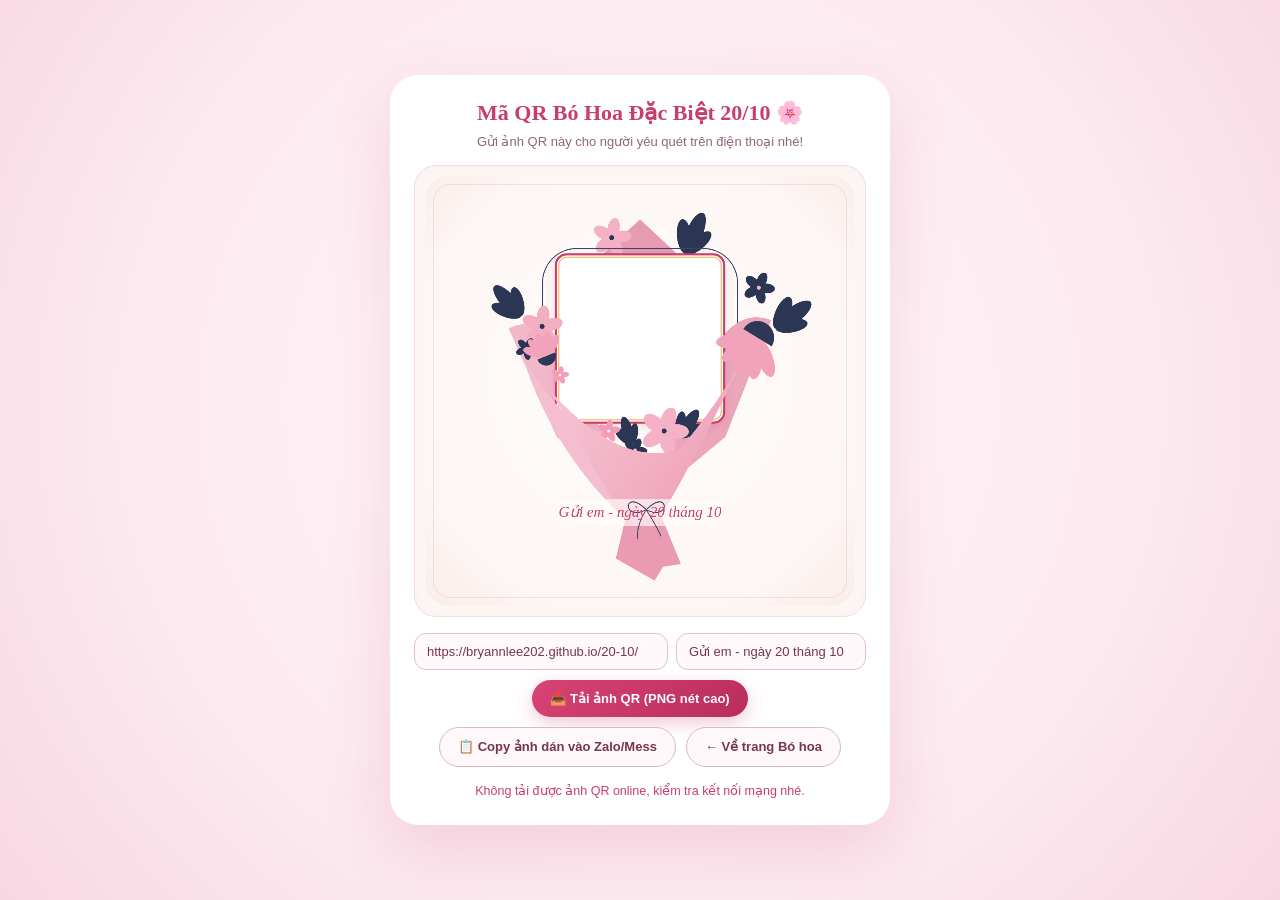
<file: qr.html>
<!DOCTYPE html>
<html lang="vi">
<head>
  <meta charset="UTF-8">
  <meta name="viewport" content="width=device-width, initial-scale=1.0">
  <title>Mã QR Bó Hoa 20/10 · Gửi Em</title>
  <style>
    :root {
      --ink: #76364d;
      --rose: #c83e6b;
      --muted: #916674;
    }
    * { box-sizing: border-box; }
    body {
      margin: 0;
      min-height: 100vh;
      display: flex;
      flex-direction: column;
      align-items: center;
      justify-content: center;
      padding: 24px 16px;
      background: radial-gradient(circle at 50% 45%, #fff9fb 0%, #fce8ef 65%, #f8d7e3 100%);
      font-family: "Segoe UI", "Noto Sans", sans-serif;
      color: var(--ink);
    }
    .qr-page-card {
      width: min(100%, 500px);
      background: #ffffff;
      border-radius: 28px;
      padding: 24px;
      box-shadow: 0 24px 64px rgba(198, 57, 104, 0.16);
      text-align: center;
    }
    h1 {
      margin: 0 0 6px;
      font: 600 22px/1.3 "Palatino Linotype", Georgia, serif;
      color: var(--rose);
    }
    .subtitle {
      margin: 0 0 16px;
      font-size: 13px;
      color: var(--muted);
    }
    .canvas-wrap {
      width: 100%;
      aspect-ratio: 1;
      border-radius: 22px;
      overflow: hidden;
      border: 1px solid #f3dce4;
      background: #fdf8f5;
      box-shadow: inset 0 0 20px rgba(200, 62, 107, 0.04);
    }
    canvas {
      width: 100%;
      height: 100%;
      display: block;
    }
    .controls {
      margin-top: 16px;
      display: flex;
      flex-direction: column;
      gap: 10px;
    }
    .input-row {
      display: flex;
      gap: 8px;
    }
    .input-row input {
      flex: 1;
      padding: 10px 12px;
      border: 1px solid #e4bfd0;
      border-radius: 12px;
      font-size: 13px;
      color: var(--ink);
      background: #fff9fb;
    }
    .btn-row {
      display: flex;
      flex-wrap: wrap;
      gap: 10px;
      justify-content: center;
    }
    button, .back-link {
      padding: 11px 18px;
      border-radius: 24px;
      font: 600 13px/1.2 "Segoe UI", sans-serif;
      cursor: pointer;
      text-decoration: none;
      transition: transform 0.15s, background 0.2s;
    }
    .btn-primary {
      border: 0;
      background: linear-gradient(135deg, #d84374, #b82d5b);
      color: #fff;
      box-shadow: 0 6px 18px rgba(200, 62, 107, 0.28);
    }
    .btn-secondary {
      border: 1px solid #dcb8c5;
      background: #fff8fa;
      color: var(--ink);
    }
    button:hover, .back-link:hover { transform: translateY(-1px); }
    .status {
      min-height: 18px;
      margin: 6px 0 0;
      font-size: 12.5px;
      color: #c83e6b;
      font-weight: 500;
    }
    body.is-clean {
      padding: 0;
      margin: 0;
      background: transparent;
      overflow: hidden;
    }
    body.is-clean .qr-page-card {
      width: 100vw;
      height: 100vh;
      max-width: none;
      padding: 0;
      border-radius: 0;
      box-shadow: none;
      background: transparent;
    }
    body.is-clean h1,
    body.is-clean .subtitle,
    body.is-clean .controls {
      display: none !important;
    }
    body.is-clean .canvas-wrap {
      width: 100vw;
      height: 100vh;
      border: 0;
      border-radius: 0;
    }
  </style>
</head>
<body>
  <div class="qr-page-card">
    <h1>Mã QR Bó Hoa Đặc Biệt 20/10 🌸</h1>
    <p class="subtitle">Gửi ảnh QR này cho người yêu quét trên điện thoại nhé!</p>
    <div class="canvas-wrap">
      <canvas id="qrBouquetCanvas" width="1080" height="1080"></canvas>
    </div>
    <div class="controls">
      <div class="input-row">
        <input id="qrUrlInput" type="text" value="https://bryannlee202.github.io/20-10/" aria-label="Link mã QR">
        <input id="qrCaptionInput" type="text" value="Gửi em - ngày 20 tháng 10" aria-label="Dòng chữ trên bó hoa" style="max-width: 190px;">
      </div>
      <div class="btn-row">
        <button class="btn-primary" id="downloadBtn" type="button">📥 Tải ảnh QR (PNG nét cao)</button>
        <button class="btn-secondary" id="copyImgBtn" type="button">📋 Copy ảnh dán vào Zalo/Mess</button>
        <a class="back-link btn-secondary" href="./index.html?from=garden">← Về trang Bó hoa</a>
      </div>
      <p class="status" id="qrStatus"></p>
    </div>
  </div>

  <script>
    (() => {
      const canvas = document.getElementById('qrBouquetCanvas');
      const ctx = canvas.getContext('2d');
      const urlInput = document.getElementById('qrUrlInput');
      const captionInput = document.getElementById('qrCaptionInput');
      const status = document.getElementById('qrStatus');
      const params = new URLSearchParams(window.location.search);
      if (params.get('clean') === '1') {
        document.body.classList.add('is-clean');
      }
      if (params.get('url')) {
        urlInput.value = params.get('url');
      }

      function drawFlower(cx, cy, petals, rOuter, rInner, petalColor, centerColor, rotOffset = 0) {
        ctx.save();
        ctx.translate(cx, cy);
        ctx.rotate(rotOffset);
        ctx.fillStyle = petalColor;
        for (let i = 0; i < petals; i++) {
          ctx.save();
          ctx.rotate((Math.PI * 2 * i) / petals);
          ctx.beginPath();
          ctx.ellipse(0, -rOuter * 0.58, rOuter * 0.34, rOuter * 0.56, 0, 0, Math.PI * 2);
          ctx.fill();
          ctx.restore();
        }
        ctx.fillStyle = centerColor;
        ctx.beginPath();
        ctx.arc(0, 0, rInner, 0, Math.PI * 2);
        ctx.fill();
        ctx.restore();
      }

      function drawLeafCluster(cx, cy, angle, scale, color = '#2e3856') {
        ctx.save();
        ctx.translate(cx, cy);
        ctx.rotate(angle);
        ctx.scale(scale, scale);
        ctx.fillStyle = color;
        [[-0.45, -36, 15, 36], [0.05, -48, 17, 44], [0.52, -34, 14, 34]].forEach(([rot, yOff, rx, ry]) => {
          ctx.save();
          ctx.rotate(rot);
          ctx.beginPath();
          ctx.ellipse(0, yOff, rx, ry, 0, 0, Math.PI * 2);
          ctx.fill();
          ctx.restore();
        });
        ctx.restore();
      }

      function drawHalfDaisy(cx, cy, angle, scale) {
        ctx.save();
        ctx.translate(cx, cy);
        ctx.rotate(angle);
        ctx.scale(scale, scale);
        // Pink fan petals
        ctx.fillStyle = '#f2a2ba';
        [-0.9, -0.45, 0, 0.45, 0.9].forEach(a => {
          ctx.save();
          ctx.rotate(a);
          ctx.beginPath();
          ctx.ellipse(0, 42, 15, 38, 0, 0, Math.PI * 2);
          ctx.fill();
          ctx.restore();
        });
        // Navy dome core
        ctx.fillStyle = '#2e3856';
        ctx.beginPath();
        ctx.arc(0, 0, 32, Math.PI, 0, false);
        ctx.closePath();
        ctx.fill();
        ctx.restore();
      }

      function roundRect(x, y, w, h, r) {
        ctx.beginPath();
        ctx.moveTo(x + r, y);
        ctx.arcTo(x + w, y, x + w, y + h, r);
        ctx.arcTo(x + w, y + h, x, y + h, r);
        ctx.arcTo(x, y + h, x, y, r);
        ctx.arcTo(x, y, x + w, y, r);
        ctx.closePath();
      }

      async function renderBouquetQR() {
        const targetUrl = urlInput.value.trim() || 'https://bryannlee202.github.io/20-10/';
        const captionText = captionInput.value.trim() || 'Gửi em - ngày 20 tháng 10';
        const W = 1080, H = 1080;
        ctx.clearRect(0, 0, W, H);

        // 1. Warm cream-blush card background with subtle vignette
        const bgGrad = ctx.createRadialGradient(W * 0.5, H * 0.45, 80, W * 0.5, H * 0.5, W * 0.72);
        bgGrad.addColorStop(0, '#fffdfb');
        bgGrad.addColorStop(0.7, '#fdf6f4');
        bgGrad.addColorStop(1, '#f9ebe8');
        roundRect(24, 24, W - 48, H - 48, 56);
        ctx.fillStyle = bgGrad;
        ctx.fill();

        // Subtle decorative outer border
        roundRect(44, 44, W - 88, H - 88, 42);
        ctx.strokeStyle = 'rgba(216, 148, 168, 0.25)';
        ctx.lineWidth = 2;
        ctx.stroke();

        // 2. Back peak of wrapping paper behind QR top
        ctx.fillStyle = '#e79bb2';
        ctx.beginPath();
        ctx.moveTo(540, 128);
        ctx.lineTo(660, 240);
        ctx.lineTo(420, 240);
        ctx.closePath();
        ctx.fill();

        // 3. Back botanical leaves & blossoms peeking around the bouquet
        drawLeafCluster(650, 210, 0.35, 1.15, '#2b3654');
        drawLeafCluster(255, 360, -0.78, 1.05, '#2b3654');
        drawLeafCluster(865, 390, 0.88, 1.15, '#2b3654');
        drawFlower(472, 172, 5, 42, 6, '#f4b0c4', '#2b3654', 0.2);
        drawFlower(825, 292, 5, 34, 5, '#2b3654', '#f4b0c4', 0.4);

        // Thin delicate arched wire frame around upper bouquet (like the reference image)
        ctx.save();
        ctx.strokeStyle = '#394463';
        ctx.lineWidth = 2.4;
        roundRect(306, 198, 468, 360, 82);
        ctx.stroke();
        ctx.restore();

        // 4. Left & Right Pastel Pink Bouquet Paper Folds wrapping around the QR
        // Left back wing
        ctx.fillStyle = '#f2b8c9';
        ctx.beginPath();
        ctx.moveTo(225, 390);
        ctx.quadraticCurveTo(320, 340, 390, 520);
        ctx.lineTo(540, 820);
        ctx.lineTo(340, 650);
        ctx.closePath();
        ctx.fill();

        // Right back wing
        ctx.fillStyle = '#eca6bc';
        ctx.beginPath();
        ctx.moveTo(855, 370);
        ctx.quadraticCurveTo(750, 330, 680, 520);
        ctx.lineTo(540, 820);
        ctx.lineTo(745, 650);
        ctx.closePath();
        ctx.fill();

        // 5. QR Card Frame in the center (White rounded box with double rose-gold & berry border)
        const qrBoxX = 338, qrBoxY = 212, qrBoxSize = 404;
        ctx.save();
        ctx.shadowColor = 'rgba(164, 48, 84, 0.16)';
        ctx.shadowBlur = 28;
        ctx.shadowOffsetY = 10;
        roundRect(qrBoxX, qrBoxY, qrBoxSize, qrBoxSize, 26);
        ctx.fillStyle = '#ffffff';
        ctx.fill();
        ctx.restore();

        // Outer berry-rose border
        roundRect(qrBoxX, qrBoxY, qrBoxSize, qrBoxSize, 26);
        ctx.strokeStyle = '#c83e6b';
        ctx.lineWidth = 5;
        ctx.stroke();

        // Inner warm gold-peach border
        roundRect(qrBoxX + 7, qrBoxY + 7, qrBoxSize - 14, qrBoxSize - 14, 20);
        ctx.strokeStyle = '#f3c178';
        ctx.lineWidth = 3;
        ctx.stroke();

        // Fetch and draw crisp QR code in rose-berry color (#c53b68)
        try {
          const qrApiUrl = `https://api.qrserver.com/v1/create-qr-code/?size=700x700&ecc=H&margin=1&color=c53b68&bgcolor=ffffff&data=${encodeURIComponent(targetUrl)}`;
          const img = new Image();
          img.crossOrigin = 'anonymous';
          await new Promise((resolve, reject) => {
            img.onload = resolve;
            img.onerror = reject;
            img.src = qrApiUrl;
          });
          ctx.drawImage(img, qrBoxX + 22, qrBoxY + 22, qrBoxSize - 44, qrBoxSize - 44);

          // Tiny cute center heart badge on QR code
          const cx = qrBoxX + qrBoxSize / 2;
          const cy = qrBoxY + qrBoxSize / 2;
          roundRect(cx - 26, cy - 26, 52, 52, 14);
          ctx.fillStyle = '#ffffff';
          ctx.fill();
          ctx.strokeStyle = '#f4b0c4';
          ctx.lineWidth = 2.5;
          ctx.stroke();

          ctx.fillStyle = '#d83b6a';
          ctx.beginPath();
          const s = 14;
          ctx.moveTo(cx, cy + s * 0.75);
          ctx.bezierCurveTo(cx - s * 1.3, cy - s * 0.2, cx - s * 0.7, cy - s * 1.2, cx, cy - s * 0.35);
          ctx.bezierCurveTo(cx + s * 0.7, cy - s * 1.2, cx + s * 1.3, cy - s * 0.2, cx, cy + s * 0.75);
          ctx.fill();
        } catch (e) {
          status.textContent = 'Không tải được ảnh QR online, kiểm tra kết nối mạng nhé.';
        }

        // 6. Foreground Flowers tucked around the bottom & sides of the QR box
        // Left blossoms
        drawFlower(305, 385, 5, 44, 6, '#f4adc1', '#2b3654', 0.1);
        drawFlower(268, 438, 5, 24, 4, '#2b3654', '#f4adc1', 0.5);
        drawHalfDaisy(315, 456, 2.75, 0.72);
        drawFlower(348, 502, 5, 19, 3, '#f29eb6', '#ffffff', 0.2);

        // Right giant blooming pink daisy/echinacea
        drawHalfDaisy(822, 412, 0.55, 1.25);

        // Bottom blossoms right below QR frame
        drawLeafCluster(635, 650, 0.55, 0.85, '#2b3654');
        drawLeafCluster(520, 668, -0.35, 0.75, '#2b3654');
        drawFlower(598, 636, 5, 52, 6, '#f5b2c6', '#2b3654', 0.35);
        drawFlower(465, 636, 5, 24, 3.5, '#f29cb5', '#ffffff', 0.15);
        drawFlower(528, 682, 5, 26, 4, '#2b3654', '#f5b2c6', 0.4);

        // 7. Front Wrapping Paper Cone & Bottom Tail
        // Bottom bouquet tail
        ctx.fillStyle = '#ea9ab2';
        ctx.beginPath();
        ctx.moveTo(510, 825);
        ctx.lineTo(585, 825);
        ctx.lineTo(638, 955);
        ctx.lineTo(595, 962);
        ctx.lineTo(575, 995);
        ctx.lineTo(482, 942);
        ctx.closePath();
        ctx.fill();

        // Left front paper fold
        ctx.fillStyle = '#f5bdd0';
        ctx.beginPath();
        ctx.moveTo(260, 465);
        ctx.quadraticCurveTo(385, 650, 595, 835);
        ctx.lineTo(502, 845);
        ctx.quadraticCurveTo(335, 690, 260, 465);
        ctx.closePath();
        ctx.fill();

        // Right front main paper cone
        const coneGrad = ctx.createLinearGradient(350, 520, 790, 860);
        coneGrad.addColorStop(0, '#f7c4d4');
        coneGrad.addColorStop(0.55, '#f2aec3');
        coneGrad.addColorStop(1, '#e896b0');
        ctx.fillStyle = coneGrad;
        ctx.beginPath();
        ctx.moveTo(790, 455);
        ctx.quadraticCurveTo(685, 680, 588, 845);
        ctx.lineTo(498, 845);
        ctx.quadraticCurveTo(405, 680, 325, 540);
        ctx.quadraticCurveTo(490, 725, 635, 680);
        ctx.quadraticCurveTo(725, 575, 790, 455);
        ctx.closePath();
        ctx.fill();

        // 8. Frosted Banner & Italic Script Caption ("Gửi em - ngày 20 tháng 10")
        roundRect(340, 800, 400, 64, 14);
        ctx.fillStyle = 'rgba(255, 252, 251, 0.68)';
        ctx.fill();

        // Delicate Navy Line Bow tied at the waist of the bouquet
        ctx.save();
        ctx.strokeStyle = '#394463';
        ctx.lineWidth = 2.3;
        ctx.lineCap = 'round';
        // Left loop
        ctx.beginPath();
        ctx.moveTo(555, 825);
        ctx.bezierCurveTo(500, 770, 495, 855, 555, 825);
        // Right loop
        ctx.moveTo(555, 825);
        ctx.bezierCurveTo(610, 770, 615, 855, 555, 825);
        // Hanging ribbons
        ctx.moveTo(555, 825);
        ctx.quadraticCurveTo(530, 865, 535, 895);
        ctx.moveTo(555, 825);
        ctx.quadraticCurveTo(580, 865, 590, 888);
        ctx.stroke();
        ctx.restore();

        // Script text
        ctx.save();
        ctx.fillStyle = '#c84669';
        ctx.font = 'italic 36px "Palatino Linotype", "Book Antiqua", Georgia, serif';
        ctx.textAlign = 'center';
        ctx.textBaseline = 'middle';
        ctx.fillText(captionText, W / 2, 833);
        ctx.restore();
      }

      urlInput.addEventListener('input', renderBouquetQR);
      captionInput.addEventListener('input', renderBouquetQR);

      document.getElementById('downloadBtn').addEventListener('click', () => {
        const link = document.createElement('a');
        link.download = 'QR_Bo_Hoa_Tang_Em_20_10.png';
        link.href = canvas.toDataURL('image/png');
        link.click();
        status.textContent = '✨ Đã tải ảnh QR_Bo_Hoa_Tang_Em_20_10.png về máy!';
      });

      document.getElementById('copyImgBtn').addEventListener('click', () => {
        canvas.toBlob(async blob => {
          try {
            await navigator.clipboard.write([new ClipboardItem({ 'image/png': blob })]);
            status.textContent = '💖 Đã copy ảnh QR! Bạn qua Zalo/Messenger bấm Ctrl+V để gửi cho người yêu nhé!';
          } catch {
            status.textContent = 'Trình duyệt chưa hỗ trợ copy trực tiếp, bạn bấm nút Tải ảnh QR bên cạnh nhé!';
          }
        }, 'image/png');
      });

      renderBouquetQR();
    })();
  </script>
</body>
</html>
</file>
<file: style.css>
:root {
  --paper: #fffdfb;
  --blush: #fff8fa;
  --rose: #c7637d;
  --ink: #76364d;
  --muted: #916674;
  --line: #ecd3db;
  --bouquet-size: clamp(210px, calc(100dvh - 300px), 560px);
  color: var(--ink);
  font-family: "Segoe UI", Arial, sans-serif;
  font-synthesis: none;
}
* { box-sizing: border-box; }
[hidden] { display: none !important; }
html, body { margin: 0; min-width: 320px; min-height: 100%; }
body {
  background: radial-gradient(ellipse at 50% 46%, #fffdfd 0%, #fff9fa 47%, #fcecf1 100%);
  -webkit-tap-highlight-color: transparent;
}
button, input, textarea { font: inherit; }
button { color: inherit; cursor: pointer; touch-action: manipulation; }
button:focus-visible, a:focus-visible, [tabindex]:focus-visible, input:focus-visible, textarea:focus-visible {
  outline: 2px solid var(--ink); outline-offset: 5px;
}
main {
  min-height: 100vh; min-height: 100dvh;
  display: grid; align-content: center;
  position: relative; isolation: isolate;
  padding: max(72px, calc(env(safe-area-inset-top) + 64px)) clamp(16px, 3vw, 48px) max(16px, env(safe-area-inset-bottom));
}
.garden-link {
  position: absolute; top: max(14px, env(safe-area-inset-top));
  right: max(16px, env(safe-area-inset-right)); z-index: 4;
  display: inline-flex; align-items: center; gap: 8px;
  min-height: 44px; padding: 10px 16px; border: 1px solid var(--line); border-radius: 24px;
  background: var(--paper); color: var(--ink); font-size: 13px; text-decoration: none;
}
.garden-link:hover { background: #fae7ef; }
.garden-link span { color: var(--rose); font-size: 20px; line-height: 1; }
.gift-layout {
  width: min(100%, 1040px); margin-inline: auto;
  display: grid; grid-template-columns: minmax(0, 1fr); align-items: start;
  gap: 32px clamp(28px, 4vw, 60px);
}
.scene-column { min-width: 0; display: flex; flex-direction: column; align-items: center; }
.gift-visuals {
  width: 100%; margin: 4px auto 0; display: grid; place-items: center;
}
.portrait-card {
  position: relative; min-width: 0; width: 100%; max-width: 275px;
  justify-self: center; margin: 0; padding: 10px 10px 0;
  background: var(--paper); border: 1px solid #ecd3db99;
  box-shadow: 0 14px 40px #76364d10, 0 2px 7px #76364d08;
  transform-origin: top left;
}
.portrait-photo { overflow: hidden; aspect-ratio: 3 / 4; background: #f3e4e5; }
.portrait-photo img { display: block; width: 100%; height: 100%; object-fit: cover; object-position: center; }
.portrait-card figcaption { padding: 19px 6px 20px; text-align: center; }
.portrait-dedication { display: block; font: italic clamp(16px, 1.6vw, 21px)/1.45 "Palatino Linotype", Georgia, serif; text-wrap: pretty; }
.portrait-date { display: block; color: var(--muted); margin-top: 11px; font-size: 10px; line-height: 1.6; }
main::before {
  content: ''; position: absolute; left: 50%; top: 52%; z-index: -1;
  width: min(90vw, 700px); aspect-ratio: 1;
  transform: translate(-50%, -50%); border-radius: 50%;
  background: radial-gradient(circle, rgba(252, 210, 223, .45), rgba(254, 235, 242, .16) 57%, transparent 73%);
  filter: blur(26px); pointer-events: none;
}
.greeting { width: fit-content; max-width: 100%; margin: 0 auto 8px; transform-origin: top left; position: relative; z-index: 1; text-align: center; }
.occasion { margin: 0 0 10px; font-size: 13px; color: var(--muted); }
.occasion span { margin-left: 10px; color: var(--ink); font-weight: 600; }
h1, h2, .letter-recipient { font-family: "Palatino Linotype", "Book Antiqua", Palatino, Georgia, serif; font-weight: 400; }
h1 { margin: 0; font-size: clamp(28px, 3.4vw, 42px); line-height: 1.08; letter-spacing: -1.3px; }
.greeting-caption { font-size: 14px; color: var(--muted); margin: 10px 0 0; }
.bouquet-composition {
  position: relative; min-width: 0; margin: -12px auto -8px;
  width: min(100%, var(--bouquet-size));
  transform-origin: top left;
}
#bouquetStageWrapper {
  position: relative; width: 100%; aspect-ratio: 1; border-radius: 45%;
  cursor: pointer; touch-action: manipulation;
  animation: bouquet-entrance 1.15s cubic-bezier(.16, 1, .3, 1) both;
}
#bouquetCanvas { width: 100%; height: 100%; display: block; }
.envelope-button {
  position: absolute; right: 8px; top: 66%; width: clamp(126px, 29%, 164px);
  padding: 0; border: 0; background: transparent; text-align: center;
  transform: rotate(-7deg); animation: envelope-arrival .8s cubic-bezier(.2,.8,.2,1) both;
}
.envelope {
  position: relative; display: block; width: 106px; height: 72px; margin: 0 auto 12px;
  background: #f5d9e2; border: 1px solid #e3b5c4; border-radius: 2px 2px 5px 5px;
  box-shadow: 0 8px 18px #76364d18;
}
.envelope::before {
  content: ''; position: absolute; inset: 0; z-index: 2;
  background: linear-gradient(32deg, #f9e6ec 49%, transparent 50%) left / 51% 100% no-repeat,
              linear-gradient(-32deg, #f5dfe7 49%, transparent 50%) right / 51% 100% no-repeat;
  border-radius: inherit;
}
.envelope::after {
  content: ''; position: absolute; inset: -1px -1px 0; z-index: 3;
  background: #fcebf0; clip-path: polygon(0 0, 100% 0, 50% 61%);
  transform-origin: top; transition: transform .4s ease;
}
.envelope-letter {
  position: absolute; inset: -11px 9px 9px; padding: 12px 0 0;
  background: var(--paper); border: 1px solid var(--line);
  font-family: Georgia, serif; font-style: italic; font-size: 13px;
  transition: transform .4s ease;
}
.envelope-seal {
  position: absolute; left: calc(50% - 12px); top: 28px; z-index: 4;
  width: 24px; height: 24px; border-radius: 50%; background: #b85575;
  color: #fff6f8; font: 19px/24px Georgia, serif; box-shadow: 0 2px 3px #76364d22;
}
.envelope-caption, .envelope-action { display: block; font-size: 11px; line-height: 1.5; }
.envelope-caption { color: var(--muted); }
.envelope-action { font-size: 13px; text-decoration: underline; text-underline-offset: 4px; margin-top: 3px; }
@media (hover: hover) {
  .envelope-button:hover .envelope-letter { transform: translateY(-7px); }
  .envelope-button:hover .envelope::after { transform: rotateX(35deg); }
}
.scene-footer { transform-origin: top left; width: min(100%, 540px); margin-top: 6px; text-align: center; position: relative; z-index: 1; }
.bouquet-hint { font-size: 12px; color: var(--muted); margin: 0; }
.rose-wish { font: italic 17px/1.6 Georgia, serif; margin: 6px auto 2px; max-width: 440px; min-height: 54px; text-wrap: pretty; }
.rose-wish:empty { min-height: 0; margin: 0; }
.rose-wish.is-new { animation: wish-arrival .4s ease both; }
.text-button { border: 0; background: transparent; padding: 12px 8px; font-size: 12px; text-decoration: underline; text-underline-offset: 4px; }
.text-button span { display: inline-block; margin-left: 4px; text-decoration: none; }
#replayBloom { margin-top: 3px; }
#ambientPetalsCanvas { position: fixed; inset: 0; width: 100%; height: 100%; display: block; pointer-events: none; z-index: 2; }
.card-dialog {
  position: relative; z-index: 3; inset: auto; justify-self: center; align-self: start;
  width: min(100%, 620px); min-width: 0; max-width: none; max-height: none; margin: 0;
  padding: 0; border: 0; border-radius: 5px; color: var(--ink);
  background: var(--paper); box-shadow: 0 20px 70px #76364d14, 0 2px 8px #76364d0d;
  overflow: visible; scroll-margin-block: 24px;
}
.card-dialog[open] { animation: letter-open .45s .4s cubic-bezier(.16,1,.3,1) both; }
.letter-paper { position: relative; padding: 18px 30px 10px; background: linear-gradient(90deg, transparent 49.7%, #eedde33b 50%, transparent 50.3%), var(--paper); }
.letter-paper::before { content: ''; position: absolute; inset: 10px; border: 1px solid #ecd3db99; border-radius: 2px; pointer-events: none; }
.close-button { position: absolute; right: 15px; top: 14px; z-index: 1; width: 36px; height: 36px; background: transparent; border: 0; border-radius: 50%; font-size: 25px; font-weight: 300; }
.close-button:hover { background: #f9eaf0; }
.letter-date { display: flex; align-items: center; justify-content: center; gap: 13px; font: 28px/1.1 Georgia, serif; color: var(--rose); margin: 0 0 10px; }
.date-stem { width: 1px; height: 32px; background: var(--line); transform: rotate(25deg); }
.letter-recipient { margin: 0 0 10px; font-size: 19px; overflow-wrap: anywhere; }
#cardTitle { margin: 0; font-size: 31px; line-height: 1.2; letter-spacing: -.6px; }
.letter-flower { text-align: center; font: 29px/1 Georgia, serif; color: var(--rose); margin: 6px 0 8px; }
.letter-message { white-space: pre-wrap; overflow-wrap: anywhere; font-size: 14px; line-height: 1.65; margin: 0; }
.message-paragraph { display: block; }
.message-paragraph + .message-paragraph { margin-top: 12px; }
.letter-signoff { margin-top: 10px; text-align: right; }
.letter-signoff > p:first-child { margin: 0 0 3px; font-size: 12px; color: var(--muted); }
.letter-signature { font: italic 23px/1.4 "Palatino Linotype", Georgia, serif; margin: 0; overflow-wrap: anywhere; }
.letter-fold { height: 1px; margin: 8px -30px 2px; background: #ecd3db77; box-shadow: 0 1px 2px #76364d08; }
.letter-actions { text-align: center; }
.letter-actions .text-button { padding-block: 8px; }
.card-status { font-size: 12px; color: var(--muted); text-align: center; margin: 0; line-height: 1.6; }
.card-status:not(:empty) { padding: 8px 0; }
.editor-intro { margin: 10px 0; font-size: 12px; color: var(--muted); }
.editor-title { font-size: 27px; line-height: 1.2; margin: 0 0 26px; }
#cardEditor label { display: block; font-size: 13px; margin: 18px 0 8px; }
#cardEditor input, #cardEditor textarea { width: 100%; border: 1px solid #dcb8c5; border-radius: 5px; background: #fff9fb; color: var(--ink); padding: 11px 12px; font-size: 14px; line-height: 1.6; }
#cardEditor textarea { resize: vertical; min-height: 150px; }
.editor-hint { font-size: 11px; color: var(--muted); line-height: 1.7; margin-top: 14px; }
.editor-actions { display: flex; align-items: center; gap: 16px; margin: 20px 0 10px; }
.primary-button { border: 1px solid var(--ink); border-radius: 5px; padding: 12px 20px; font-size: 13px; background: var(--ink); color: var(--paper); }
.noscript-message { text-align: center; font-size: 14px; }
/* The album is a second chapter, revealed only after the letter is opened. */
.memory-album {
  position: relative; z-index: 3; width: min(100%, 850px); min-width: 0;
  margin: clamp(32px, 4vw, 54px) auto 8px; text-align: center; scroll-margin-top: 32px;
  opacity: 0; transform: translateY(24px);
  transition: opacity .8s ease, transform .8s cubic-bezier(.2,.8,.2,1);
}
.memory-album.is-revealed { opacity: 1; transform: none; }
.album-heading { margin-bottom: 26px; }
.album-note { color: var(--muted); font-size: 12px; line-height: 1.7; margin: 0 0 12px; }
#albumTitle { font-size: clamp(26px, 3vw, 34px); line-height: 1.25; margin: 0 0 8px; letter-spacing: -.5px; }
.album-photos { display: grid; grid-template-columns: minmax(0, 1fr); gap: 28px; padding: 18px 18px 14px; }
.album-card { grid-area: 1 / 1; width: min(100%, 230px); max-width: none; transform-origin: center; }
.album-card:nth-child(1) { z-index: 3; transform: rotate(-3deg); }
.album-card:nth-child(2) { z-index: 2; transform: translate(12px, -6px) rotate(7deg); }
.album-card:nth-child(3) { z-index: 1; transform: translate(-12px, -10px) rotate(-9deg); }
.album-card .portrait-dedication { font-size: 17px; }
.album-card figcaption { padding: 16px 4px 18px; }
.album-card .portrait-date { margin-top: 8px; }
.album-edit-hint, .album-status { max-width: 520px; margin: 0 auto 16px; color: var(--muted); font-size: 12px; line-height: 1.7; }
.album-status:empty { display: none; }
.photo-actions { display: flex; justify-content: center; flex-wrap: wrap; gap: 0 4px; padding: 0 0 8px; }
.photo-actions .text-button { min-height: 44px; padding: 10px 6px; }
.photo-actions button:disabled { opacity: .5; cursor: default; }
.album-card[aria-busy="true"] .portrait-photo { opacity: .65; }
.memory-album.is-spread .album-photos { grid-template-columns: repeat(3, minmax(0, 1fr)); }
.memory-album.is-spread .album-card { grid-area: auto; transform: rotate(var(--photo-angle)); animation: photo-unfold .65s cubic-bezier(.2,.8,.2,1) both; }
.memory-album.is-spread .album-card:nth-child(1) { --photo-angle: -4deg; }
.memory-album.is-spread .album-card:nth-child(2) { --photo-angle: 2deg; animation-delay: .13s; }
.memory-album.is-spread .album-card:nth-child(3) { --photo-angle: -2deg; animation-delay: .26s; }
.album-footnote { margin: 22px 0 0; color: var(--muted); font: italic 15px/1.7 Georgia, serif; }
@keyframes photo-unfold {
  from { opacity: 0; transform: translateY(22px) rotate(0); }
  to { opacity: 1; transform: translateY(0) rotate(var(--photo-angle)); }
}
@media (min-width: 1100px) {
  body.card-open .gift-layout { grid-template-columns: minmax(0, 1fr) minmax(400px, 470px); align-items: center; }
  body.card-open .bouquet-composition { width: min(100%, var(--bouquet-size)); }
  body.card-open .envelope-button { right: 0; width: 126px; }
  body.card-open .envelope { width: 88px; height: 60px; }
  body.card-open .envelope-seal { top: 22px; }
  body.card-open .envelope-caption { font-size: 10px; }
  body.card-open .envelope-action { font-size: 12px; }
  body.card-open .card-dialog { width: 100%; }
}
@media (min-width: 601px) and (max-width: 1099px) {
  body.card-open .bouquet-composition { width: min(100%, var(--bouquet-size)); }
}
@media (max-width: 600px) {
  .occasion { font-size: 12px; margin-bottom: 8px; }
  .greeting { margin-bottom: 6px; }
  .greeting-caption { font-size: 12px; margin-top: 8px; }
  .gift-visuals { margin-top: 2px; }
  .bouquet-composition { margin-top: 0; margin-bottom: 4px; width: min(100%, var(--bouquet-size)); }
  .envelope-button { right: 6px; top: 68%; width: 130px; }
  .envelope { width: 88px; height: 60px; margin-bottom: 9px; }
  .envelope-seal { top: 22px; }
  .envelope-caption { font-size: 10px; }
  .envelope-action { font-size: 12px; }
  .rose-wish { font-size: 16px; padding: 0 10px; }
  .letter-paper { padding: 18px 24px 10px; }
  .letter-fold { margin-left: -24px; margin-right: -24px; }
  #cardTitle { font-size: 29px; }
  .memory-album.is-spread .album-photos { grid-template-columns: minmax(0, 1fr); gap: 32px; }
}
@keyframes bouquet-entrance { from { opacity: 0; transform: translateY(18px) scale(.92); } to { opacity: 1; transform: translateY(0) scale(1); } }
@keyframes envelope-arrival { from { opacity: 0; transform: translateY(14px) rotate(-12deg); } to { opacity: 1; transform: translateY(0) rotate(-7deg); } }
@keyframes letter-open { from { opacity: 0; transform: translateY(16px); } to { opacity: 1; transform: translateY(0); } }
@keyframes wish-arrival { from { opacity: 0; transform: translateY(5px); } to { opacity: 1; transform: translateY(0); } }
@media (prefers-reduced-motion: reduce) {
  *, *::before, *::after { animation: none !important; transition: none !important; scroll-behavior: auto !important; }
}

#cardTitle { white-space: pre-wrap; }
.share-link-button { color: var(--rose); font-weight: 600; }
.share-link-box {
  margin: 12px 0 6px; padding: 12px 14px; border: 1px dashed #dcb8c5;
  border-radius: 6px; background: #fff9fb; text-align: left;
}
.share-link-label { display: block; font-size: 12px; color: var(--muted); margin-bottom: 8px; line-height: 1.5; }
.share-link-row { display: flex; gap: 8px; align-items: center; }
.share-link-input {
  flex: 1; min-width: 0; padding: 8px 10px; border: 1px solid #dcb8c5;
  border-radius: 4px; background: var(--paper); color: var(--ink); font-size: 12px;
}
.share-copy-btn { padding: 8px 14px; font-size: 12px; white-space: nowrap; }
.photo-caption-inputs {
  width: 100%; display: flex; flex-direction: column; gap: 6px; padding: 6px 6px 4px;
}
.photo-caption-inputs input {
  width: 100%; padding: 6px 8px; border: 1px solid #dcb8c5; border-radius: 4px;
  background: #fff9fb; color: var(--ink); font-size: 12px; text-align: center;
}

.memory-album { width: min(100%, 1040px); }
.album-card:nth-child(1) { z-index: 4; transform: rotate(-3deg); }
.album-card:nth-child(2) { z-index: 3; transform: translate(12px, -6px) rotate(6deg); }
.album-card:nth-child(3) { z-index: 2; transform: translate(-12px, -10px) rotate(-8deg); }
.album-card:nth-child(4) { z-index: 1; transform: translate(8px, 8px) rotate(4deg); }
.album-card:nth-child(1) .portrait-photo,
.album-card:nth-child(2) .portrait-photo { aspect-ratio: 2 / 3; background: #141416; }
.album-card:nth-child(3) .portrait-photo,
.album-card:nth-child(4) .portrait-photo { aspect-ratio: 2 / 3; }
.memory-album.is-spread .album-photos { grid-template-columns: repeat(4, minmax(0, 1fr)); gap: 22px; align-items: start; }
.memory-album.is-spread .album-card:nth-child(1) { --photo-angle: -3deg; }
.memory-album.is-spread .album-card:nth-child(2) { --photo-angle: 2deg; animation-delay: .1s; }
.memory-album.is-spread .album-card:nth-child(3) { --photo-angle: -2deg; animation-delay: .2s; }
.memory-album.is-spread .album-card:nth-child(4) { --photo-angle: 3deg; animation-delay: .3s; }
@media (max-width: 900px) and (min-width: 601px) {
  .memory-album.is-spread .album-photos { grid-template-columns: repeat(2, minmax(0, 1fr)); gap: 28px; }
}
@media (max-width: 600px) {
  .memory-album.is-spread .album-photos { grid-template-columns: minmax(0, 1fr); gap: 32px; }
}
</file>
